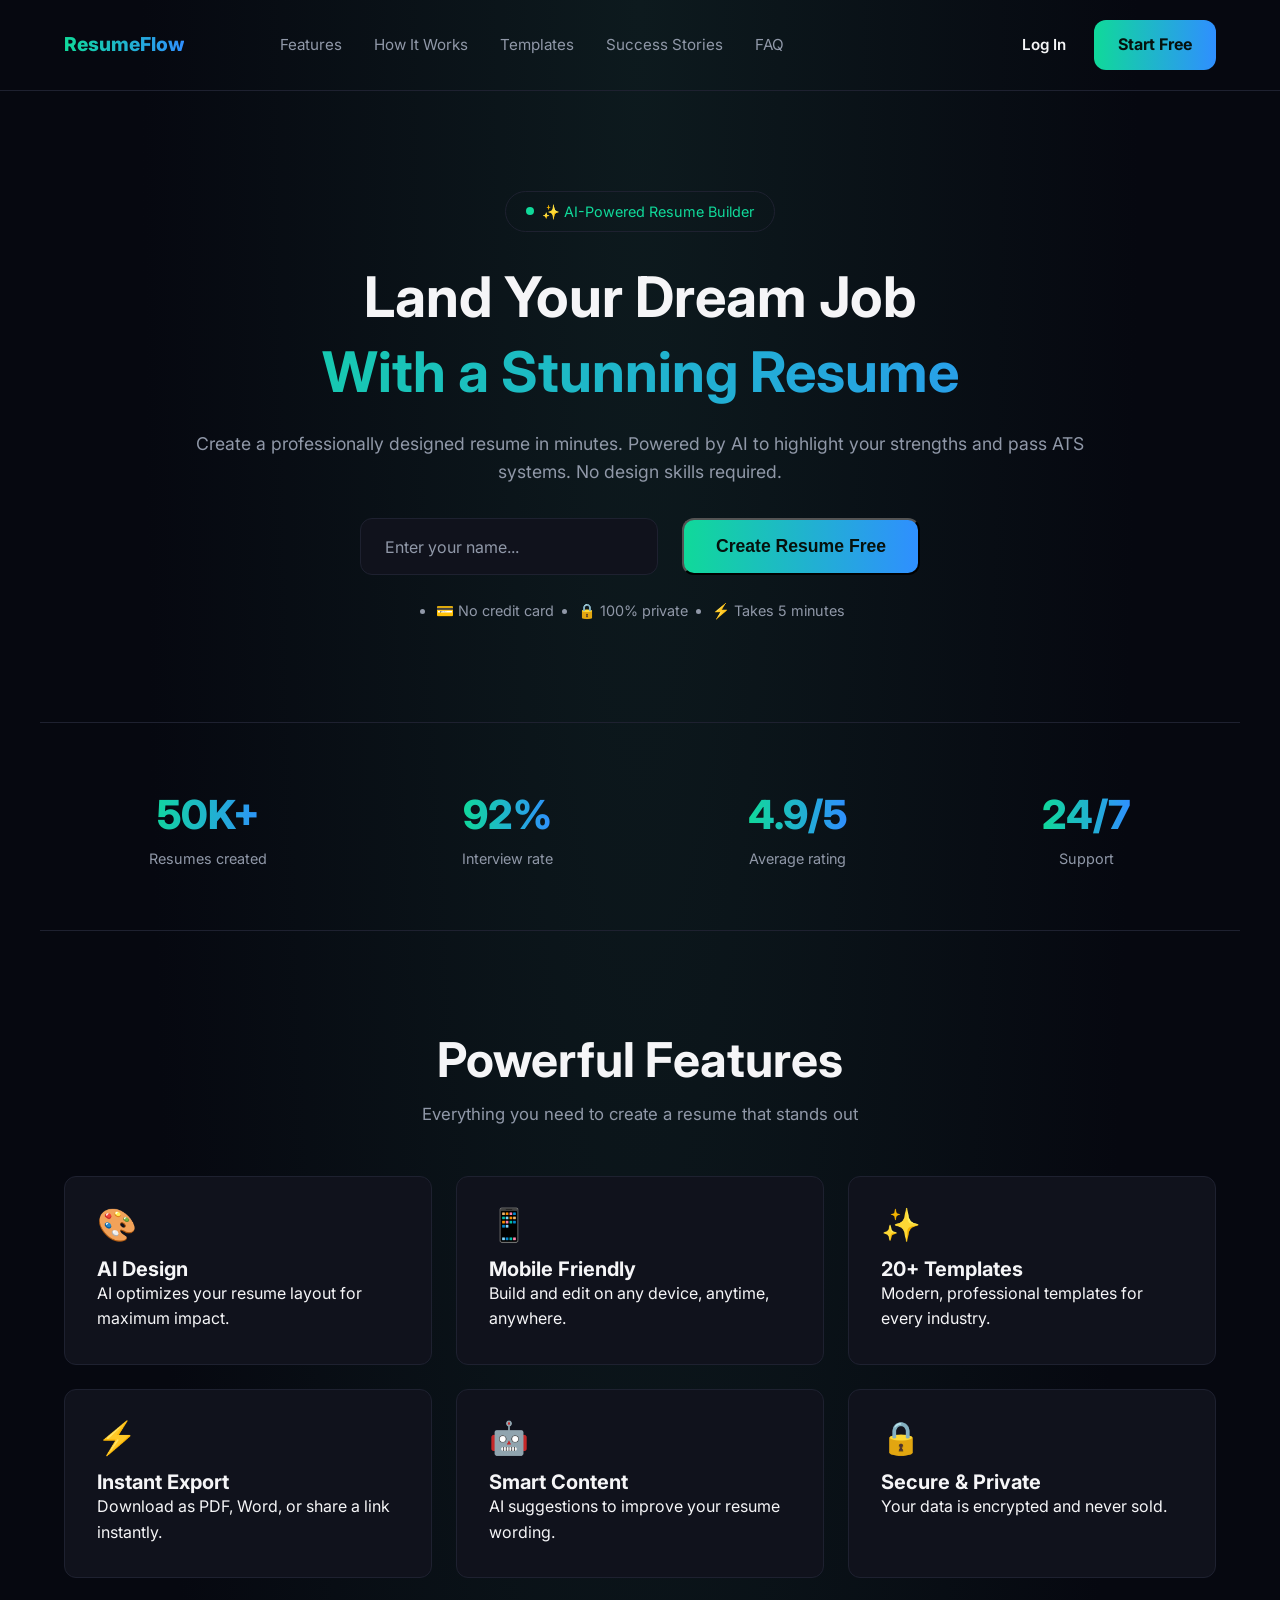
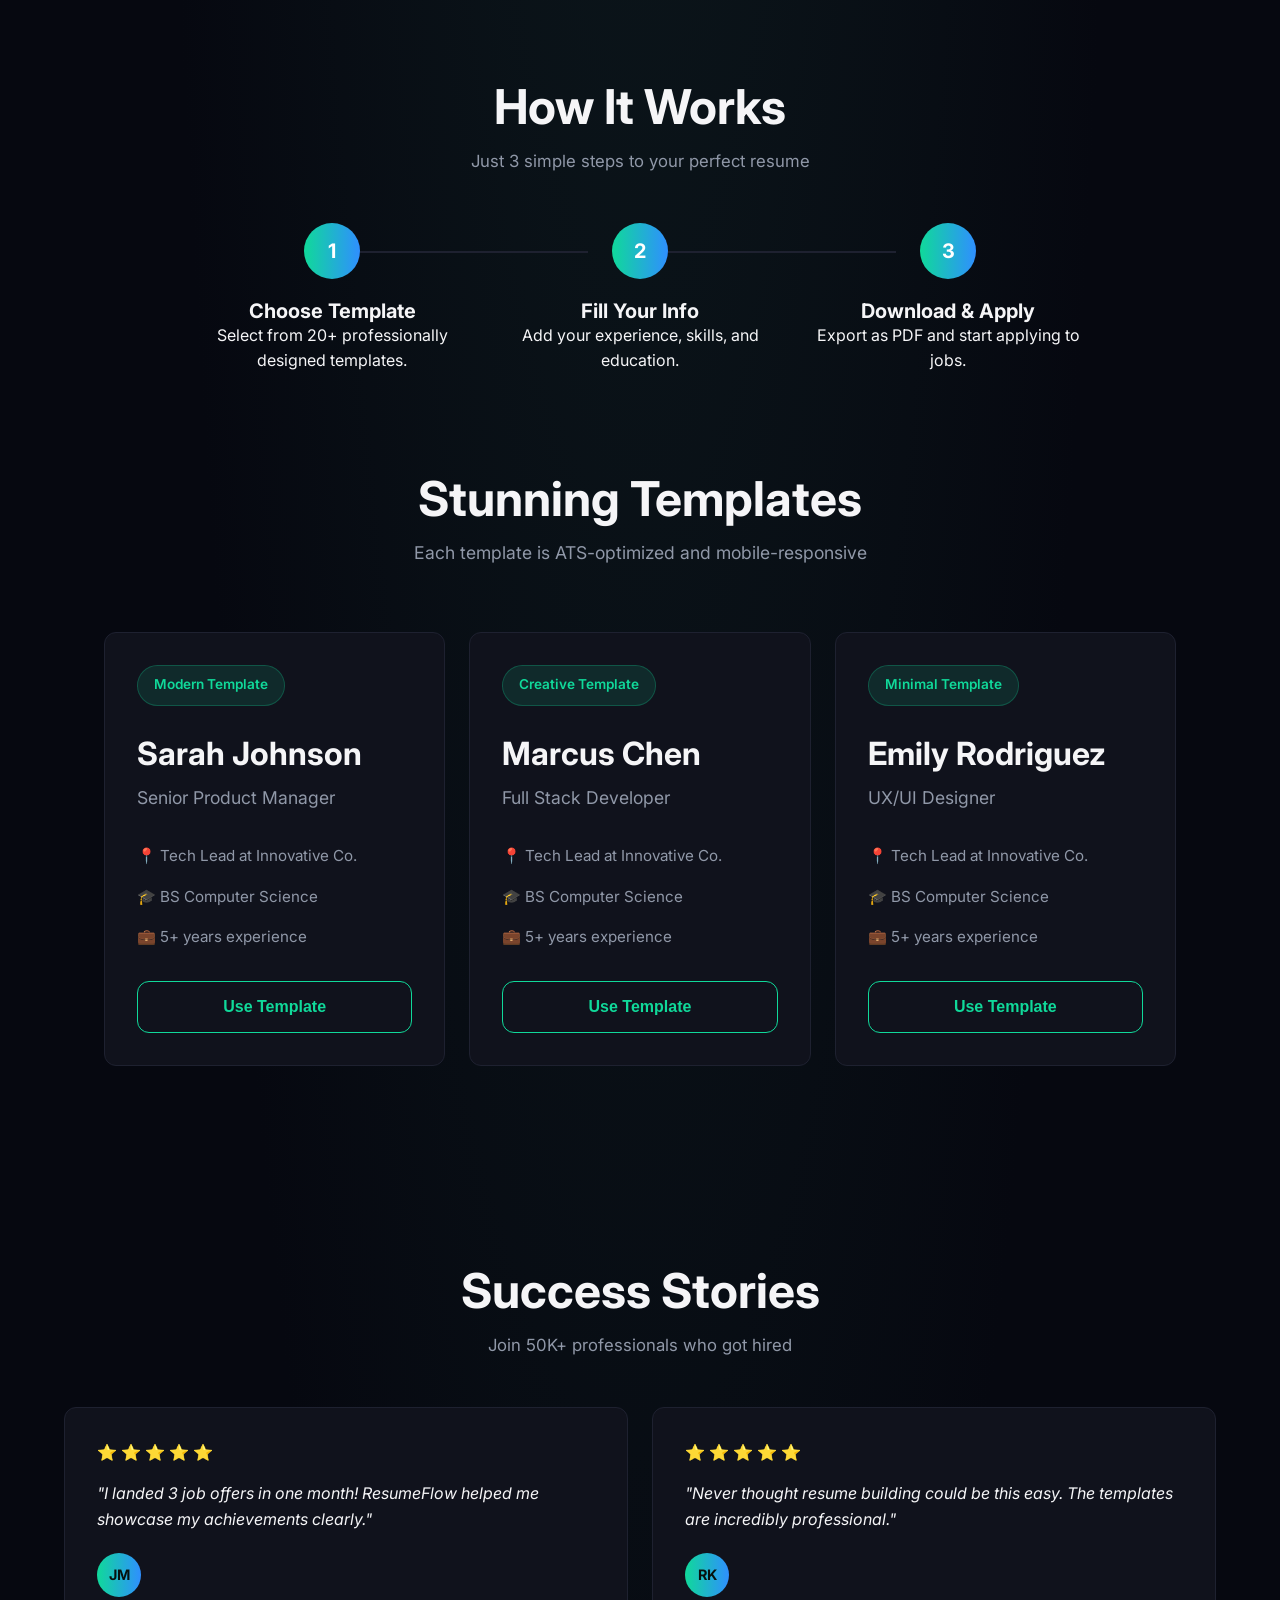
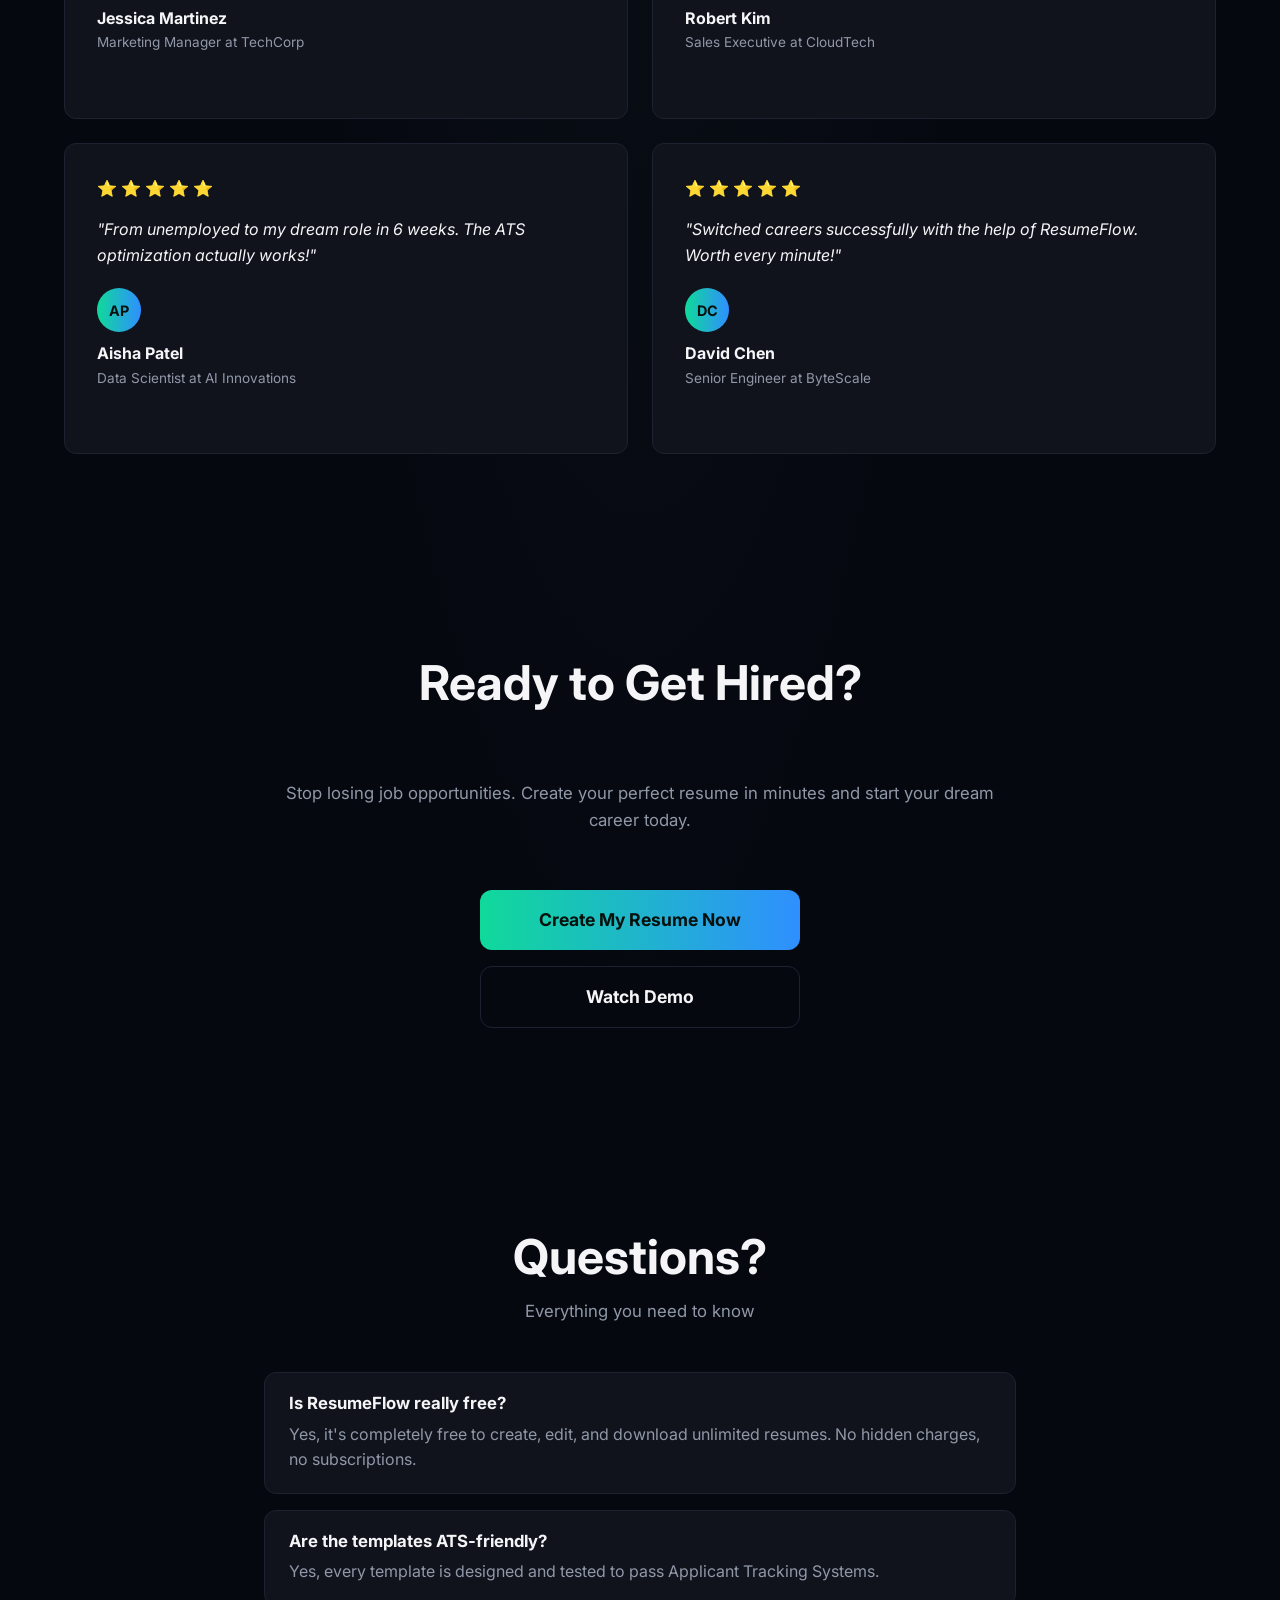
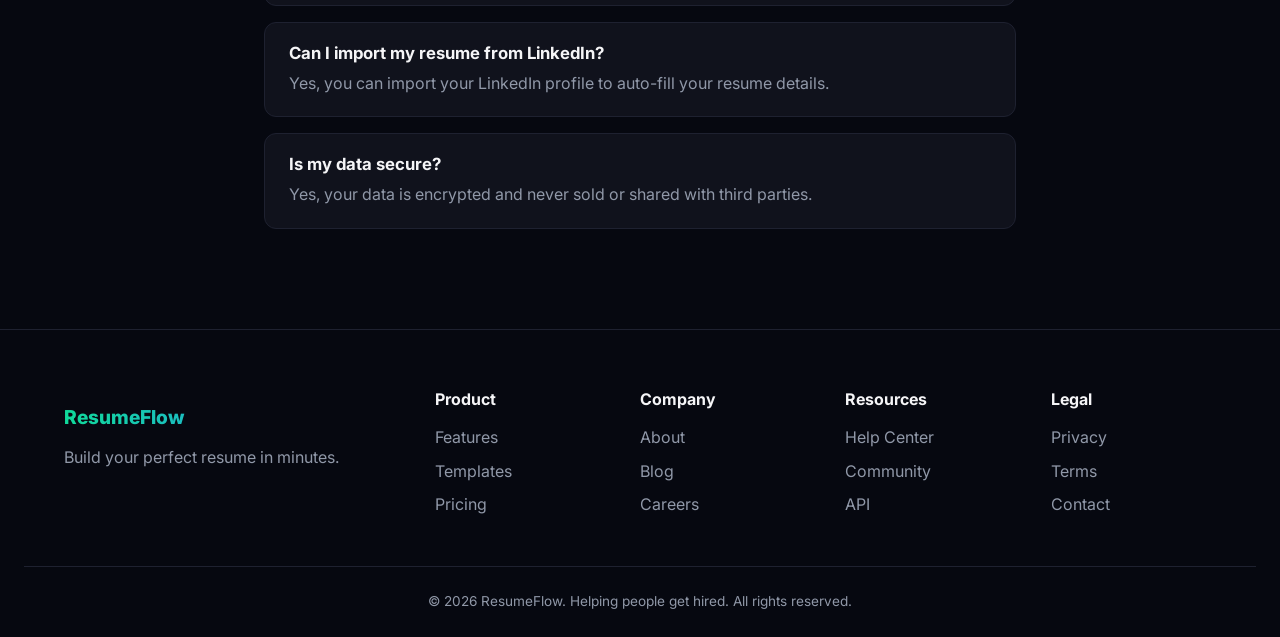
<file: index.html>
<!DOCTYPE html>
<html lang="en">

<head>
    <meta charset="UTF-8" />
    <meta name="viewport" content="width=device-width, initial-scale=1.0" />
    <title>ResumeFlow — Build a resume that gets you hired</title>
    <link rel="preconnect" href="https://fonts.googleapis.com" />
    <link href="https://fonts.googleapis.com/css2?family=Inter:wght@400;500;600;700;800&display=swap"
        rel="stylesheet" />
    <link rel="stylesheet" href="style.css" />
</head>

<body>

    <!--1. NAVIGATION BAR-->
    <header class="navbar">
        <nav class="nav container">
            <p class="logo">ResumeFlow</p>
            <ul class="nav-links">
                <li><a href="#features">Features</a></li>
                <li><a href="#how-it-works">How It Works</a></li>
                <li><a href="#templates">Templates</a></li>
                <li><a href="#testimonials">Success Stories</a></li>
                <li><a href="#faq">FAQ</a></li>
            </ul>
            <a href="login.html" class="btn-nav-text">Log In</a>
            <a href="#" class="btn btn-primary">Start Free</a>
        </nav>
    </header>

    <main>

        <!--2. HERO SECTION-->
        <section class="hero container">
            <p class="hero-badge">
                <span class="badge-dot"></span>
                ✨ AI-Powered Resume Builder
            </p>
            <!--here span is best suitable for first line white and second line gradient -->
            <h1>
                <span class="heading-white">Land Your Dream Job</span>
                <span class="heading-gradient">With a Stunning Resume</span>
            </h1>
            <p class="hero-subtext">
                Create a professionally designed resume in minutes. Powered by AI to
                highlight your strengths and pass ATS systems. No design skills required.
            </p>
            <form class="hero-form">
                <label for="hero-name" class="visually-hidden">Your name</label>
                <input type="text" id="hero-name" placeholder="Enter your name..." />
                <button type="submit" class="btn btn-primary btn-lg">Create Resume Free</button>
            </form>
            <ul class="reassurance">
                <li>💳 No credit card</li>
                <li>🔒 100% private</li>
                <li>⚡ Takes 5 minutes</li>
            </ul>
        </section>

        <!--3. STATS STRIP-->
        <section class="stats container">
            <dl class="stat-item">
                <dt id="stat-resumes">50K+</dt>
                <dd>Resumes created</dd>
            </dl>
            <dl class="stat-item">
                <dt>92%</dt>
                <dd>Interview rate</dd>
            </dl>
            <dl class="stat-item">
                <dt>4.9/5</dt>
                <dd>Average rating</dd>
            </dl>
            <dl class="stat-item">
                <dt>24/7</dt>
                <dd>Support</dd>
            </dl>
        </section>

        <!-- 4. FEATURES SECTION-->
        <section id="features" class="features container">
            <h2>Powerful Features</h2>
            <p class="section-subtext">Everything you need to create a resume that stands out</p>
            <ul class="card-grid">
                <li>
                    <article class="card">
                        <p class="card-icon" aria-hidden="true">🎨</p>
                        <h3>AI Design</h3>
                        <p>AI optimizes your resume layout for maximum impact.</p>
                    </article>
                </li>
                <li>
                    <article class="card">
                        <p class="card-icon" aria-hidden="true">📱</p>
                        <h3>Mobile Friendly</h3>
                        <p>Build and edit on any device, anytime, anywhere.</p>
                    </article>
                </li>
                <li>
                    <article class="card">
                        <p class="card-icon" aria-hidden="true">✨</p>
                        <h3>20+ Templates</h3>
                        <p>Modern, professional templates for every industry.</p>
                    </article>
                </li>
                <li>
                    <article class="card">
                        <p class="card-icon" aria-hidden="true">⚡</p>
                        <h3>Instant Export</h3>
                        <p>Download as PDF, Word, or share a link instantly.</p>
                    </article>
                </li>
                <li>
                    <article class="card">
                        <p class="card-icon" aria-hidden="true">🤖</p>
                        <h3>Smart Content</h3>
                        <p>AI suggestions to improve your resume wording.</p>
                    </article>
                </li>
                <li>
                    <article class="card">
                        <p class="card-icon" aria-hidden="true">🔒</p>
                        <h3>Secure & Private</h3>
                        <p>Your data is encrypted and never sold.</p>
                    </article>
                </li>
            </ul>

        </section>

        <!--HOW IT WORKS SECTION-->
        <section id="how-it-works" class="how-it-works container">
            <h2>How It Works</h2>
            <p class="section-subtext">Just 3 simple steps to your perfect resume</p>
            <ol class="steps-list">
                <li class="step-card">
                    <h3>Choose Template</h3>
                    <p>Select from 20+ professionally designed templates.</p>
                </li>
                <li class="step-card">
                    <h3>Fill Your Info</h3>
                    <p>Add your experience, skills, and education.</p>
                </li>
                <li class="step-card">
                    <h3>Download &amp; Apply</h3>
                    <p>Export as PDF and start applying to jobs.</p>
                </li>
            </ol>
        </section>

        <!--5. TEMPLATES SECTION-->
        <section id="templates" class="templates container">
            <h2>Stunning Templates</h2>
            <p>Each template is ATS-optimized and mobile-responsive</p>

            <ul class="card-grid card-grid-3">

                <li>
                    <article class="template-card">
                        <p class="badge">Modern Template</p>

                        <h3>Sarah Johnson</h3>
                        <p class="role">Senior Product Manager</p>

                        <ul class="details">
                            <li>📍 Tech Lead at Innovative Co.</li>
                            <li>🎓 BS Computer Science</li>
                            <li>💼 5+ years experience</li>
                        </ul>

                        <button type="button">Use Template</button>
                    </article>
                </li>

                <li>
                    <article class="template-card">
                        <p class="badge">Creative Template</p>

                        <h3>Marcus Chen</h3>
                        <p class="role">Full Stack Developer</p>

                        <ul class="details">
                            <li>📍 Tech Lead at Innovative Co.</li>
                            <li>🎓 BS Computer Science</li>
                            <li>💼 5+ years experience</li>
                        </ul>

                        <button type="button">Use Template</button>
                    </article>
                </li>

                <li>
                    <article class="template-card">
                        <p class="badge">Minimal Template</p>

                        <h3>Emily Rodriguez</h3>
                        <p class="role">UX/UI Designer</p>

                        <ul class="details">
                            <li>📍 Tech Lead at Innovative Co.</li>
                            <li>🎓 BS Computer Science</li>
                            <li>💼 5+ years experience</li>
                        </ul>

                        <button type="button">Use Template</button>
                    </article>
                </li>

            </ul>
        </section>

        <!--6. TESTIMONIALS SECTION  -->
        <section id="testimonials" class="testimonials container">
            <h2>Success Stories</h2>
            <p class="section-subtext">Join 50K+ professionals who got hired</p>
            <ul class="card-grid card-grid-2">
                <li>
                    <article class="card testimonial-card">
                        <p class="stars" aria-label="5 out of 5 stars">⭐⭐⭐⭐⭐</p>
                        <p class="quote">"I landed 3 job offers in one month! ResumeFlow helped me showcase my
                            achievements clearly."</p>
                        <p class="avatar" aria-hidden="true">JM</p>
                        <h3>Jessica Martinez</h3>
                        <p class="role">Marketing Manager at TechCorp</p>
                    </article>
                </li>
                <li>
                    <article class="card testimonial-card">
                        <p class="stars" aria-label="5 out of 5 stars">⭐⭐⭐⭐⭐</p>
                        <p class="quote">"Never thought resume building could be this easy. The templates are incredibly
                            professional."</p>
                        <p class="avatar" aria-hidden="true">RK</p>
                        <h3>Robert Kim</h3>
                        <p class="role">Sales Executive at CloudTech</p>
                    </article>
                </li>
                <li>
                    <article class="card testimonial-card">
                        <p class="stars" aria-label="5 out of 5 stars">⭐⭐⭐⭐⭐</p>
                        <p class="quote">"From unemployed to my dream role in 6 weeks. The ATS optimization actually
                            works!"</p>
                        <p class="avatar" aria-hidden="true">AP</p>
                        <h3>Aisha Patel</h3>
                        <p class="role">Data Scientist at AI Innovations</p>
                    </article>
                </li>
                <li>
                    <article class="card testimonial-card">
                        <p class="stars" aria-label="5 out of 5 stars">⭐⭐⭐⭐⭐</p>
                        <p class="quote">"Switched careers successfully with the help of ResumeFlow. Worth every
                            minute!"</p>
                        <p class="avatar" aria-hidden="true">DC</p>
                        <h3>David Chen</h3>
                        <p class="role">Senior Engineer at ByteScale</p>
                    </article>
                </li>
            </ul>
        </section>

        <!-- 7. CALL-TO-ACTION BAND  -->
        <section class="cta-band container">
            <h2>Ready to Get Hired?</h2>
            <p class="section-subtext">Stop losing job opportunities. Create your perfect resume in minutes and start
                your dream career today.</p>
            <a href="#" class="btn btn-primary btn-lg">Create My Resume Now</a>
            <a href="#" class="btn btn-outline btn-lg">Watch Demo</a>
        </section>

        <!--8. FAQ SECTION-->
        <section id="faq" class="faq container">
            <h2>Questions?</h2>
            <p class="section-subtext">Everything you need to know</p>
            <ul class="faq-list">
                <li>
                    <article class="faq-item">
                        <h3>Is ResumeFlow really free?</h3>
                        <p>Yes, it's completely free to create, edit, and download unlimited resumes. No hidden charges,
                            no subscriptions.</p>
                    </article>
                </li>
                <li>
                    <article class="faq-item">
                        <h3>Are the templates ATS-friendly?</h3>
                        <p>Yes, every template is designed and tested to pass Applicant Tracking Systems.</p>
                    </article>
                </li>
                <li>
                    <article class="faq-item">
                        <h3>Can I import my resume from LinkedIn?</h3>
                        <p>Yes, you can import your LinkedIn profile to auto-fill your resume details.</p>
                    </article>
                </li>
                <li>
                    <article class="faq-item">
                        <h3>Is my data secure?</h3>
                        <p>Yes, your data is encrypted and never sold or shared with third parties.</p>
                    </article>
                </li>
            </ul>
        </section>
    </main>

    <!--  9. FOOTER  -->
    <footer class="footer">
        <section class="container footer-grid">
            <section class="footer-brand">
                <p class="logo">ResumeFlow</p>
                <p>Build your perfect resume in minutes.</p>
            </section>
            <nav class="footer-col" aria-label="Product">
                <h4>Product</h4>
                <ul>
                    <li><a href="#features">Features</a></li>
                    <li><a href="#templates">Templates</a></li>
                    <li><a href="#">Pricing</a></li>
                </ul>
            </nav>
            <nav class="footer-col" aria-label="Company">
                <h4>Company</h4>
                <ul>
                    <li><a href="#">About</a></li>
                    <li><a href="#">Blog</a></li>
                    <li><a href="#">Careers</a></li>
                </ul>
            </nav>
            <nav class="footer-col" aria-label="Resources">
                <h4>Resources</h4>
                <ul>
                    <li><a href="#">Help Center</a></li>
                    <li><a href="#">Community</a></li>
                    <li><a href="#">API</a></li>
                </ul>
            </nav>
            <nav class="footer-col" aria-label="Legal">
                <h4>Legal</h4>
                <ul>
                    <li><a href="#">Privacy</a></li>
                    <li><a href="#">Terms</a></li>
                    <li><a href="#">Contact</a></li>
                </ul>
            </nav>
        </section>
        <p class="copyright">© <span id="year"></span> ResumeFlow. Helping people get hired. All rights reserved.</p>
    </footer>

    <script src="script.js"></script>
</body>

</html>
</file>
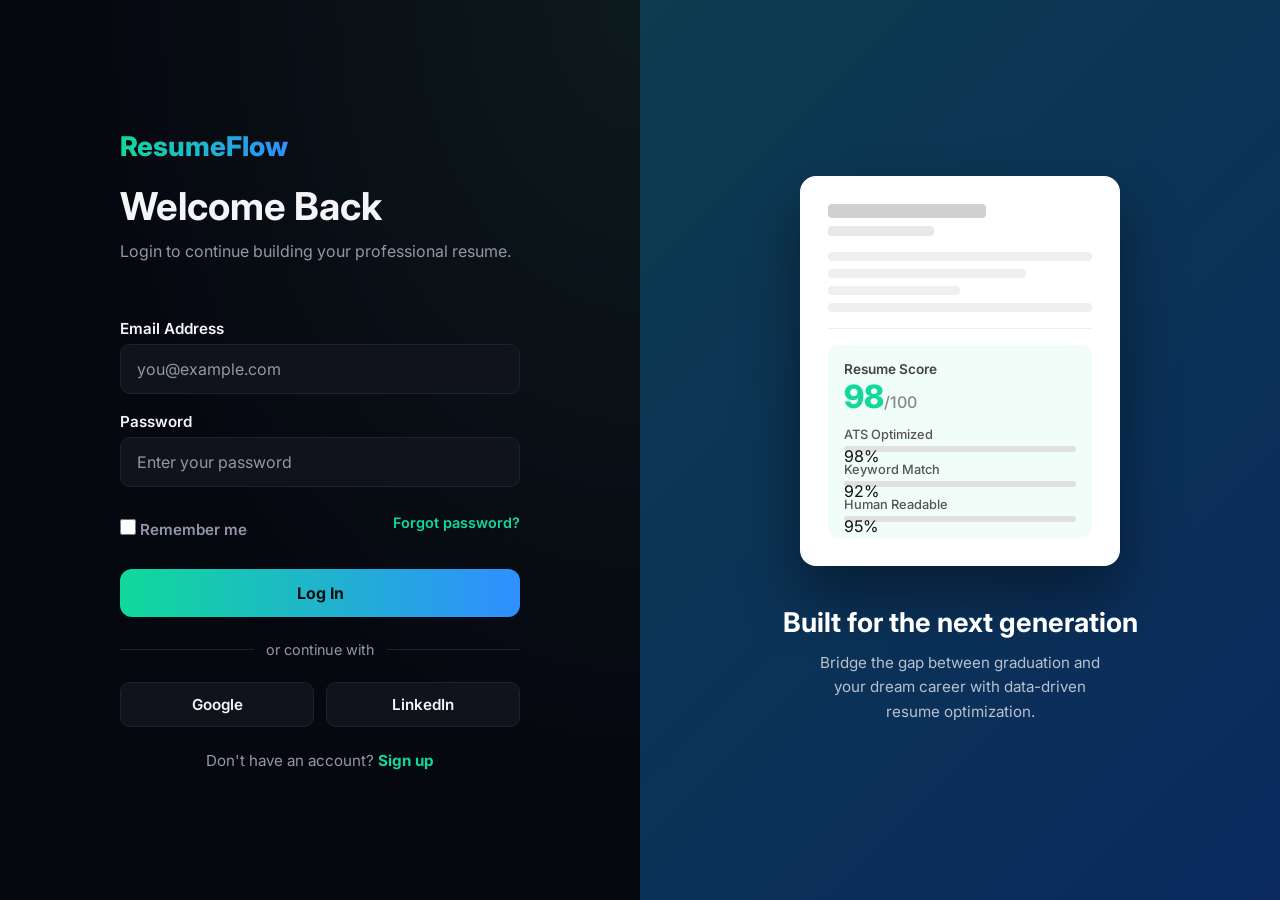
<file: login.html>
<!DOCTYPE html>
<html lang="en">

<head>
    <meta charset="UTF-8">
    <meta name="viewport" content="width=device-width, initial-scale=1.0">
    <title>Login | ResumeFlow</title>
    <link rel="stylesheet" href="auth.css">
    <link rel="preconnect" href="https://fonts.googleapis.com">
    <link rel="preconnect" href="https://fonts.gstatic.com" crossorigin>
    <link href="https://fonts.googleapis.com/css2?family=Inter:wght@400;500;600;700;800&display=swap" rel="stylesheet">
</head>

<body>

    <main class="auth-container">

        <!-- LEFT: FORM -->
        <section class="auth-content">

            <header class="auth-header">
                <a href="index.html" class="logo">ResumeFlow</a>
                <h1>Welcome Back</h1>
                <p>Login to continue building your professional resume.</p>
            </header>

            <form class="auth-form login-form">
                <fieldset>
                    <legend>Login</legend>

                    <label for="email">Email Address</label>
                    <input type="email" id="email" name="email" placeholder="you@example.com" required>

                    <label for="password">Password</label>
                    <input type="password" id="password" name="password" placeholder="Enter your password" required>

                    <div class="form-row">
                        <label class="checkbox-label">
                            <input type="checkbox" id="remember" name="remember">
                            Remember me
                        </label>
                        <a href="#" class="forgot-link">Forgot password?</a>
                    </div>

                    <button type="submit" class="btn btn-primary">Log In</button>
                </fieldset>
            </form>

            <p class="divider"><span>or continue with</span></p>

            <ul class="social-btns">
                <li><button type="button" class="btn-social">Google</button></li>
                <li><button type="button" class="btn-social">LinkedIn</button></li>
            </ul>

            <footer class="auth-footer">
                <p>Don't have an account? <a href="register.html">Sign up</a></p>
            </footer>

        </section>

        <!-- RIGHT: IMAGE PANEL -->
        <section class="auth-image" aria-hidden="true">

            <article class="resume-mockup">
                <header class="mockup-header">
                    <span class="mockup-name-bar"></span>
                    <span class="mockup-role-bar"></span>
                </header>
                <ul class="mockup-lines">
                    <li class="line long"></li>
                    <li class="line medium"></li>
                    <li class="line short"></li>
                    <li class="line long"></li>
                </ul>
                <section class="score-card">
                    <h3>Resume Score</h3>
                    <p class="score-number">98<span>/100</span></p>
                    <ul class="score-checks">
                        <li>
                            <span>ATS Optimized</span>
                            <meter min="0" max="100" value="98" title="ATS Score">98%</meter>
                        </li>
                        <li>
                            <span>Keyword Match</span>
                            <meter min="0" max="100" value="92" title="Keyword Score">92%</meter>
                        </li>
                        <li>
                            <span>Human Readable</span>
                            <meter min="0" max="100" value="95" title="Readability Score">95%</meter>
                        </li>
                    </ul>
                </section>
            </article>

            <section class="image-text">
                <h2>Built for the next generation</h2>
                <p>Bridge the gap between graduation and your dream career with data-driven resume optimization.</p>
            </section>

        </section>

    </main>

    <script src="auth.js"></script>

</body>

</html>
</file>
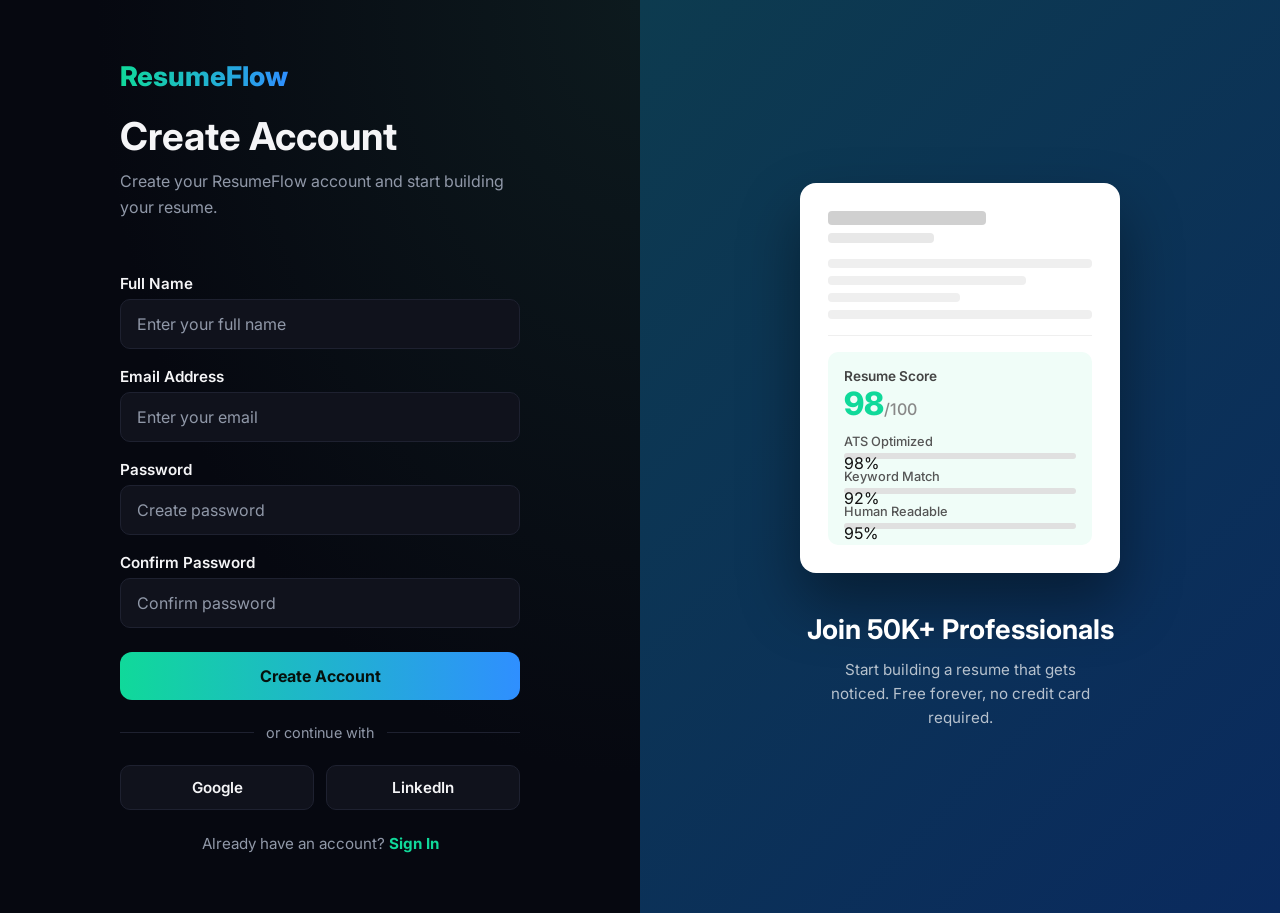
<file: register.html>
<!DOCTYPE html>
<html lang="en">

<head>
    <meta charset="UTF-8">
    <meta name="viewport" content="width=device-width, initial-scale=1.0">
    <title>Register | ResumeFlow</title>
    <link rel="stylesheet" href="auth.css">
    <link rel="preconnect" href="https://fonts.googleapis.com">
    <link rel="preconnect" href="https://fonts.gstatic.com" crossorigin>
    <link href="https://fonts.googleapis.com/css2?family=Inter:wght@400;500;600;700;800&display=swap" rel="stylesheet">
</head>

<body>

    <main class="auth-container">

        <!-- LEFT: FORM -->
        <section class="auth-content">

            <header class="auth-header">
                <a href="index.html" class="logo">ResumeFlow</a>
                <h1>Create Account</h1>
                <p>Create your ResumeFlow account and start building your resume.</p>
            </header>

            <form class="auth-form register-form">
                <fieldset>
                    <legend>Register</legend>

                    <label for="name">Full Name</label>
                    <input type="text" id="name" name="name" placeholder="Enter your full name" required>

                    <label for="email">Email Address</label>
                    <input type="email" id="email" name="email" placeholder="Enter your email" required>

                    <label for="password">Password</label>
                    <input type="password" id="password" name="password" placeholder="Create password" required>

                    <label for="confirm-password">Confirm Password</label>
                    <input type="password" id="confirm-password" name="confirm-password" placeholder="Confirm password"
                        required>

                    <button type="submit" class="btn btn-primary">Create Account</button>
                </fieldset>
            </form>

            <p class="divider"><span>or continue with</span></p>

            <ul class="social-btns">
                <li><button type="button" class="btn-social">Google</button></li>
                <li><button type="button" class="btn-social">LinkedIn</button></li>
            </ul>

            <footer class="auth-footer">
                <p>Already have an account? <a href="login.html">Sign In</a></p>
            </footer>

        </section>

        <!-- RIGHT: IMAGE PANEL -->
        <section class="auth-image" aria-hidden="true">

            <article class="resume-mockup">
                <header class="mockup-header">
                    <span class="mockup-name-bar"></span>
                    <span class="mockup-role-bar"></span>
                </header>
                <ul class="mockup-lines">
                    <li class="line long"></li>
                    <li class="line medium"></li>
                    <li class="line short"></li>
                    <li class="line long"></li>
                </ul>
                <section class="score-card">
                    <h3>Resume Score</h3>
                    <p class="score-number">98<span>/100</span></p>
                    <ul class="score-checks">
                        <li>
                            <span>ATS Optimized</span>
                            <meter min="0" max="100" value="98" title="ATS Score">98%</meter>
                        </li>
                        <li>
                            <span>Keyword Match</span>
                            <meter min="0" max="100" value="92" title="Keyword Score">92%</meter>
                        </li>
                        <li>
                            <span>Human Readable</span>
                            <meter min="0" max="100" value="95" title="Readability Score">95%</meter>
                        </li>
                    </ul>
                </section>
            </article>

            <section class="image-text">
                <h2>Join 50K+ Professionals</h2>
                <p>Start building a resume that gets noticed. Free forever, no credit card required.</p>
            </section>

        </section>

    </main>

    <script src="auth.js"></script>

</body>

</html>
</file>
<file: style.css>
/*setting margin and padding to null so browser already setted valued reset*/


* {
    margin: 0;
    padding: 0;
    box-sizing: border-box;
}

:root {
    --bg-color: #121212;
    --surface-color: #10121c;
    --text-color: #f5f5f7;
    --text-muted: #9098a8;
    --accent-green: #10d99a;
    --accent-blue: #2f8fff;
    --accent-gradient: linear-gradient(90deg, var(--accent-green), var(--accent-blue));
    --border-color: #1e2130;
    --radius: 12px;
    --max-width: 1200px;
    --font-family: 'Inter', sans-serif;
}


body {
    font-family: var(--font-family);
    background: radial-gradient(ellipse at top, #0d1a1e 0%, #060810 55%);
    background-color: var(--bg-color);
    color: var(--text-color);
    line-height: 1.6;
}

.container {
    max-width: var(--max-width);
    margin: 0 auto;
    padding: 0 24px;
}

h1,
h2,
h3,
h4 {
    font-weight: 700;
    line-height: 1.2;
}

h1 {
    font-size: 4rem;
}

h2 {
    font-size: 3rem;
    margin-bottom: 12px;
    text-align: center;
}

.section-subtext {
    text-align: center;
    color: var(--text-muted);
    font-size: 1.05rem;
    margin-bottom: 48px;
}

h3 {
    font-size: 1.25rem;
}

a {
    color: inherit;
    text-decoration: none;
}

/* 2. BUTTONS */
.btn {
    display: inline-block;
    padding: 12px 24px;
    border-radius: 12px;
    font-weight: 600;
    transition: background-color 0.2s ease;
}

.btn-primary {
    background: var(--accent-gradient);
    color: #06110d;
    font-weight: 700;
}

.btn-primary:hover {
    filter: brightness(1.04);
    box-shadow: 0 8px 20px rgba(53, 230, 174, 0.35);
    transform: translateY(-2px);



}

.btn-lg {
    padding: 16px 32px;
    font-size: 1.1rem;
}

.btn-outline {
    background: transparent;
    color: var(--text-color);
    border: 1px solid var(--border-color);
    font-weight: 700;
}

.btn-outline:hover {
    border-color: var(--accent-green);
}

/* 3. NAVBAR*/
.navbar {
    border-bottom: 1px solid var(--border-color);
    padding: 20px 0;
}

.nav {
    display: flex;
    align-items: center;
    justify-content: space-between;
    flex-wrap: wrap;
    gap: 16px;
}

.logo {
    font-weight: 800;
    font-size: 1.4rem;
    background: var(--accent-gradient);
    -webkit-background-clip: text;
    background-clip: text;
    color: transparent;
}

.nav-links {
    display: flex;
    list-style: none;
    gap: 32px;
    margin-left: 80px;
    margin-right: auto;
}

.nav-links a {
    color: var(--text-muted);
    font-size: 0.95rem;
}

.nav-links a:hover {
    color: var(--accent-green);
}

.nav {
    display: flex;
    align-items: center;
}


.nav>.btn {
    margin-left: 12px;
}

.btn-nav-text {
    color: var(--text-color);
    text-decoration: none;
    font-weight: 600;
    font-size: 0.95rem;
    margin-left: 12px;
}

.btn-nav-text:hover {
    color: var(--accent-green);
}

/* 4.HERO */
.hero {
    text-align: center;
    padding: 100px 24px;
}

.hero-badge {
    display: inline-flex;
    align-items: center;
    gap: 8px;
    padding: 8px 20px;
    border: 1px solid var(--border-color);
    border-radius: 999px;
    color: var(--accent-green);
    font-size: 0.9rem;
    margin-bottom: 32px;
}

.badge-dot {
    width: 8px;
    height: 8px;
    border-radius: 50%;
    background-color: var(--accent-green);
    display: inline-block;
}

.hero h1 {
    display: flex;
    flex-direction: column;
    gap: 8px;
    font-size: 3.5rem;
}

.heading-white {
    color: var(--text-color);
}

.heading-gradient {
    background: var(--accent-gradient);
    -webkit-background-clip: text;
    background-clip: text;
    color: transparent;
}

.hero-subtext {
    max-width: 900px;
    margin: 24px auto;
    color: var(--text-muted);
    font-size: 1.1rem;
}

.hero-form {
    display: flex;
    justify-content: center;
    gap: 24px;
    flex-wrap: wrap;
    margin-top: 32px;
}

.hero-form input {
    background-color: var(--surface-color);
    border: 1px solid var(--border-color);
    border-radius: 12px;
    padding: 14px 24px;
    color: var(--text-color);
    font-family: var(--font-family);
    font-size: 1rem;
    min-width: 260px;
}

.hero-form input::placeholder {
    color: var(--text-muted);
}

.visually-hidden {
    position: absolute;
    width: 1px;
    height: 1px;
    overflow: hidden;
    clip: rect(0, 0, 0, 0);
    white-space: nowrap;
}

.reassurance {
    margin-top: 24px;
    display: flex;
    justify-content: center;
    gap: 24px;
    flex-wrap: wrap;
    color: var(--text-muted);
    font-size: 0.9rem;
}

/*5. STATS STRIP*/

.stats {
    display: flex;
    flex-wrap: wrap;
    justify-content: space-around;
    gap: 24px;
    padding: 60px 24px;
    border-top: 1px solid var(--border-color);
    border-bottom: 1px solid var(--border-color);
}

.stat-item {
    margin: 0;
    padding: 0;
    text-align: center;
}

.stat-item dt {
    display: block;
    font-size: 2.5rem;
    font-weight: 800;
    margin: 0;
    background: var(--accent-gradient);
    -webkit-background-clip: text;
    background-clip: text;
    color: transparent;
}

.stat-item dd {
    margin: 0;
    color: var(--text-muted);
    font-size: 0.9rem;
}




.steps-list {
    list-style: none;
    counter-reset: step;
    display: flex;
    justify-content: space-between;
    gap: 24px;
    max-width: 900px;
    margin: 0 auto;
}

.step-card {
    counter-increment: step;
    position: relative;
    flex: 1;
    text-align: center;
    padding-top: 76px;
}

.step-card::before {
    content: counter(step);
    position: absolute;
    top: 0;
    left: 50%;
    transform: translateX(-50%);
    display: flex;
    align-items: center;
    justify-content: center;
    width: 56px;
    height: 56px;
    border-radius: 50%;
    background: var(--accent-gradient);
    color: #fff;
    font-weight: 700;
    font-size: 1.25rem;
    z-index: 2;
}

.step-card:not(:last-child)::after {
    content: "";
    position: absolute;
    top: 28px;
    left: calc(50% + 28px);
    width: calc(100% - 56px);
    height: 2px;
    background-color: var(--border-color);
    z-index: 1;
}

/*  6. CARDS (shared by features / templates / testimonials)*/
.card-grid {
    list-style: none;
    margin: 0;
    padding: 0;
    display: grid;
    grid-template-columns: repeat(3, 1fr);
    grid-auto-rows: 1fr;
    gap: 24px;
}

.card-grid-3 {
    grid-template-columns: repeat(3, 1fr);
}

.card-grid-2 {
    grid-template-columns: repeat(2, 1fr);
    width: 100%;
}


.card {
    display: flex;
    flex-direction: column;
    height: 100%;
    background-color: var(--surface-color);
    border: 1px solid var(--border-color);
    border-radius: var(--radius);
    padding: 32px;
}

.features,
.templates,
.testimonials,
.faq,
.cta-band {
    padding: 100px 24px;
}

.card-icon {
    font-size: 2rem;
    line-height: 1;
    margin-bottom: 16px;
}

.card:hover {
    filter: brightness(1.04);
    box-shadow: 0 8px 20px rgba(53, 230, 174, 0.35);
    transform: translateY(-2px);

}

/* 
   7. TEMPLATES */


#templates {
    padding: 6rem 5%;


    text-align: center;
}



#templates>p {
    color: var(--text-muted);
    font-size: 1.1rem;
    margin-bottom: 4rem;
}

.template-card {
    background: var(--surface-color);
    border: 1px solid var(--border-color);
    border-radius: var(--radius);
    padding: 2rem;
    text-align: left;
    transition: .35s ease;
}

.template-card:hover {
    transform: translateY(-8px);
    border-color: var(--accent-green);
    box-shadow: 0 15px 35px rgba(0, 0, 0, .35);
}

/*  Badge  */

.badge {
    display: inline-block;
    padding: .55rem 1rem;
    background: rgba(16, 217, 154, .12);
    color: var(--accent-green);
    border: 1px solid rgba(16, 217, 154, .25);
    border-radius: 50px;
    font-size: .85rem;
    font-weight: 600;
    margin-bottom: 1.8rem;
}

/*  Text */

.template-card h3 {
    color: var(--text-color);
    font-size: 2rem;
    margin-bottom: .7rem;
}

.role {
    color: var(--text-muted);
    margin-bottom: 2rem;
    font-size: 1.1rem;
}

/* Details */

.details {
    list-style: none;
    padding: 0;
    margin: 0 0 2rem;
}

.details li {
    color: var(--text-muted);
    margin-bottom: 1rem;
    font-size: .95rem;
}

/*  Button */

.template-card button {
    width: 100%;
    padding: 1rem;
    border: 1px solid var(--accent-green);
    border-radius: var(--radius);
    background: transparent;
    color: var(--accent-green);
    font-size: 1rem;
    font-weight: 600;
    cursor: pointer;
    transition: .3s;
}

.template-card button:hover {
    background: var(--accent-gradient);
    color: var(--bg-color);
    border-color: transparent;
}

/* 9. Testomonials */

.stars {
    color: #facc15;
    margin-bottom: 16px;
    letter-spacing: 4px;
}

.testimonial-card .quote {
    font-style: italic;
    color: var(--text-color);
    margin-bottom: 20px;
}

.avatar {
    width: 44px;
    height: 44px;
    border-radius: 50%;
    display: flex;
    align-items: center;
    justify-content: center;
    background: var(--accent-gradient);
    color: #06110d;
    font-weight: 700;
    font-size: 0.9rem;
    margin-top: auto;
    margin-bottom: 12px;
}

.testimonial-card h3 {
    font-size: 1rem;
    margin-bottom: 4px;
}

.testimonial-card .role {
    color: var(--text-muted);
    font-size: 0.85rem;
}

.testimonial-card {
    min-width: 0;
}

/* 9. CTA-BAND*/

.cta-band {
    text-align: center;
}

.cta-band .section-subtext {
    max-width: 500px;
}

.cta-band .btn {
    margin: 0 6px;
}

.cta-band .section-subtext {
    max-width: 789px;
    margin: 40px auto;
    padding: 0 30px;

}

/*10.FAQ*/

.faq {
    max-width: 800px;
    margin: 0 auto;
    padding: 100px 24px;
}

.faq-list {
    list-style: none;
    margin: 0;
    padding: 0;
    display: flex;
    flex-direction: column;
    gap: 16px;
}

.faq-item {
    border: 1px solid var(--border-color);
    border-radius: var(--radius);
    padding: 20px 24px;
    background-color: var(--surface-color);
    transition: border-color 0.25s ease, box-shadow 0.25s ease;
}

.faq-item:hover {
    border-color: var(--accent-green);
    box-shadow: 0 0 24px rgba(16, 217, 154, 0.15);
}

.faq-item h3 {
    font-size: 1.05rem;
    margin-bottom: 8px;
}

.faq-item p {
    color: var(--text-muted);
}


/* 11.FOOTER */
.footer {
    border-top: 1px solid var(--border-color);
    padding: 60px 24px 24px;
}

.footer-grid {
    display: grid;
    grid-template-columns: 2fr 1fr 1fr 1fr 1fr;
    gap: 40px;
    margin-bottom: 40px;
}

.footer-brand p {
    color: var(--text-muted);
    margin-top: 12px;
}

.footer-col h4 {
    margin-bottom: 16px;
    font-size: 1rem;
}

.footer-col ul {
    list-style: none;
    margin: 0;
    padding: 0;
}

.footer-col li {
    margin-bottom: 8px;
    color: var(--text-muted);
}

.copyright {
    text-align: center;
    color: var(--text-muted);
    font-size: 0.85rem;
    border-top: 1px solid var(--border-color);
    padding-top: 24px;
}

.logo {
    font-size: 1.2rem;
    font-weight: 800;
    background: linear-gradient(90deg, #10d99a, #2f8fff);
    -webkit-background-clip: text;
    -webkit-text-fill-color: transparent;
    background-clip: text;

}

/* 12. FOR RESPONSIVE*/
@media (max-width: 768px) {
    .hero h1 {
        font-size: 2rem;
    }

    h2 {
        font-size: 1.75rem;
    }

    .nav-links {
        display: none;
    }

    .card-grid,
    .card-grid-3,
    .card-grid-2 {
        grid-template-columns: 1fr;
    }

    .footer-grid {
        grid-template-columns: 1fr;
    }

    .hero {
        padding: 60px 24px;
    }

    .hero-badge {
        flex-wrap: wrap;
        max-width: 90%;
        text-align: center;
    }

    .hero-form {
        flex-direction: column;
        align-items: center;
    }

    .hero-form input {
        width: 100%;
        max-width: 320px;
    }

    .steps-list {
        flex-direction: column;
        align-items: center;
        gap: 48px;
    }

    .step-card:not(:last-child)::after {
        display: none;
    }
}


.cta-band {
    display: flex;
    flex-direction: column;
    align-items: center;
    gap: 16px;

}

.cta-band .btn {
    width: 100%;
    max-width: 320px;
    margin: 0;
}
</file>
<file: auth.css>
/* ===========================
   RESET
=========================== */

* {
    margin: 0;
    padding: 0;
    box-sizing: border-box;
}

/* ===========================
   ROOT
=========================== */

:root {
    --bg-color: #121212;
    --surface-color: #10121c;
    --text-color: #f5f5f7;
    --text-muted: #9098a8;
    --accent-green: #10d99a;
    --accent-blue: #2f8fff;
    --accent-gradient: linear-gradient(90deg, var(--accent-green), var(--accent-blue));
    --border-color: #1e2130;
    --radius: 12px;
    --font-family: "Inter", sans-serif;
}

/* ===========================
   BODY
=========================== */

body {
    font-family: var(--font-family);
    background: radial-gradient(ellipse at top, #0d1a1e 0%, #060810 60%);
    color: var(--text-color);
    min-height: 100vh;
}

/* ===========================
   TWO COLUMN LAYOUT
=========================== */

.auth-container {
    display: grid;
    grid-template-columns: 1fr 1fr;
    min-height: 100vh;
}

/* ===========================
   LEFT — FORM SIDE
=========================== */

.auth-content {
    display: flex;
    flex-direction: column;
    justify-content: center;
    align-items: center;
    padding: 60px 40px;
}

.auth-header,
.auth-form,
.divider,
.social-btns,
.auth-footer {
    width: 100%;
    max-width: 400px;
}

/* ===========================
   HEADER
=========================== */

.auth-header {
    margin-bottom: 36px;
}

.logo {
    display: inline-block;
    margin-bottom: 20px;
    text-decoration: none;
    font-size: 1.7rem;
    font-weight: 800;
    background: var(--accent-gradient);
    -webkit-background-clip: text;
    background-clip: text;
    color: transparent;
}

.auth-header h1 {
    font-size: 2.4rem;
    margin-bottom: 10px;
    line-height: 1.2;
}

.auth-header p {
    color: var(--text-muted);
    line-height: 1.6;
}

/* ===========================
   FORM
=========================== */

.auth-form fieldset {
    border: none;
}

.auth-form legend {
    display: none;
}

.auth-form label {
    display: block;
    margin-top: 18px;
    margin-bottom: 6px;
    font-weight: 600;
    font-size: 0.95rem;
}

.auth-form input[type="email"],
.auth-form input[type="password"],
.auth-form input[type="text"] {
    width: 100%;
    padding: 14px 16px;
    border-radius: 10px;
    border: 1px solid var(--border-color);
    background: var(--surface-color);
    color: var(--text-color);
    font-size: 1rem;
    font-family: var(--font-family);
    outline: none;
    transition: border-color 0.3s, box-shadow 0.3s;
}

.auth-form input::placeholder {
    color: var(--text-muted);
}

.auth-form input:focus {
    border-color: var(--accent-green);
    box-shadow: 0 0 0 3px rgba(16, 217, 154, 0.12);
}

/* ===========================
   REMEMBER ME + FORGOT ROW
=========================== */

.form-row {
    display: flex;
    justify-content: space-between;
    align-items: center;
    margin-top: 14px;
}

.checkbox-label {
    display: flex;
    align-items: center;
    gap: 8px;
    color: var(--text-muted);
    font-size: 0.9rem;
    cursor: pointer;
    font-weight: 400;
    margin-top: 0;
}

.checkbox-label input[type="checkbox"] {
    width: 16px;
    height: 16px;
    accent-color: var(--accent-green);
    cursor: pointer;
}

.forgot-link {
    color: var(--accent-green);
    text-decoration: none;
    font-size: 0.9rem;
    font-weight: 600;
}

.forgot-link:hover {
    color: var(--accent-blue);
}

/* ===========================
   SUBMIT BUTTON
=========================== */

.btn {
    display: inline-block;
    padding: 14px;
    border-radius: var(--radius);
    font-weight: 700;
    font-size: 1rem;
    font-family: var(--font-family);
    cursor: pointer;
    border: none;
    transition: transform 0.3s, box-shadow 0.3s;
}

.btn-primary {
    width: 100%;
    margin-top: 24px;
    background: var(--accent-gradient);
    color: #06110d;
}

.btn-primary:hover {
    transform: translateY(-2px);
    box-shadow: 0 10px 25px rgba(16, 217, 154, 0.3);
}

/* ===========================
   DIVIDER
=========================== */

.divider {
    display: flex;
    align-items: center;
    gap: 12px;
    margin: 24px 0;
    color: var(--text-muted);
    font-size: 0.9rem;
    list-style: none;
}

.divider::before,
.divider::after {
    content: '';
    flex: 1;
    height: 1px;
    background: var(--border-color);
}

/* ===========================
   SOCIAL BUTTONS
=========================== */

.social-btns {
    display: grid;
    grid-template-columns: 1fr 1fr;
    gap: 12px;
    list-style: none;
}

.btn-social {
    width: 100%;
    padding: 12px;
    border: 1px solid var(--border-color);
    border-radius: 10px;
    background: var(--surface-color);
    color: var(--text-color);
    font-size: 0.95rem;
    font-weight: 600;
    font-family: var(--font-family);
    cursor: pointer;
    transition: border-color 0.3s, box-shadow 0.3s;
}

.btn-social:hover {
    border-color: var(--accent-green);
    box-shadow: 0 0 12px rgba(16, 217, 154, 0.15);
}

/* ===========================
   FOOTER
=========================== */

.auth-footer {
    margin-top: 24px;
    text-align: center;
}

.auth-footer p {
    color: var(--text-muted);
    font-size: 0.95rem;
}

.auth-footer a {
    color: var(--accent-green);
    text-decoration: none;
    font-weight: 700;
}

.auth-footer a:hover {
    color: var(--accent-blue);
}

/* ===========================
   RIGHT — IMAGE PANEL
=========================== */

.auth-image {
    background: linear-gradient(135deg, #0d3b4f 0%, #0a2a5e 100%);
    display: flex;
    flex-direction: column;
    align-items: center;
    justify-content: center;
    padding: 60px 50px;
    gap: 40px;
}

/* ===========================
   RESUME MOCKUP CARD
=========================== */

.resume-mockup {
    background: #fff;
    border-radius: 16px;
    padding: 28px;
    width: 100%;
    max-width: 320px;
    box-shadow: 0 30px 60px rgba(0, 0, 0, 0.4);
    color: #111;
}

.mockup-header {
    margin-bottom: 16px;
    display: flex;
    flex-direction: column;
    gap: 8px;
}

.mockup-name-bar {
    display: block;
    height: 14px;
    width: 60%;
    background: #d0d0d0;
    border-radius: 4px;
}

.mockup-role-bar {
    display: block;
    height: 10px;
    width: 40%;
    background: #e8e8e8;
    border-radius: 4px;
}

.mockup-lines {
    list-style: none;
    display: flex;
    flex-direction: column;
    gap: 8px;
    padding-bottom: 16px;
    border-bottom: 1px solid #efefef;
    margin-bottom: 16px;
}

.line {
    display: block;
    height: 9px;
    background: #efefef;
    border-radius: 4px;
}

.line.long { width: 100%; }
.line.medium { width: 75%; }
.line.short { width: 50%; }

/* ===========================
   SCORE CARD (inside mockup)
=========================== */

.score-card {
    background: #f0fdf8;
    border-radius: 10px;
    padding: 16px;
}

.score-card h3 {
    font-size: 0.85rem;
    color: #444;
    margin-bottom: 4px;
    font-weight: 600;
}

.score-number {
    font-size: 2rem;
    font-weight: 800;
    color: #10d99a;
    margin-bottom: 14px;
    line-height: 1;
}

.score-number span {
    font-size: 1rem;
    color: #888;
    font-weight: 500;
}

.score-checks {
    list-style: none;
    display: flex;
    flex-direction: column;
    gap: 10px;
}

.score-checks li {
    display: flex;
    flex-direction: column;
    gap: 4px;
}

.score-checks li span {
    font-size: 0.8rem;
    color: #555;
    font-weight: 500;
}

.score-checks meter {
    width: 100%;
    height: 6px;
    border-radius: 4px;
    appearance: none;
    -webkit-appearance: none;
    border: none;
    background: #e0e0e0;
}

.score-checks meter::-webkit-meter-optimum-value {
    background: linear-gradient(90deg, #10d99a, #2f8fff);
    border-radius: 4px;
}

.score-checks meter::-moz-meter-bar {
    background: linear-gradient(90deg, #10d99a, #2f8fff);
    border-radius: 4px;
}

/* ===========================
   RIGHT SIDE TEXT
=========================== */

.image-text {
    text-align: center;
}

.image-text h2 {
    font-size: 1.7rem;
    color: #fff;
    margin-bottom: 12px;
}

.image-text p {
    color: rgba(255, 255, 255, 0.7);
    font-size: 0.95rem;
    max-width: 280px;
    margin: 0 auto;
    line-height: 1.6;
}

/* ===========================
   RESPONSIVE
=========================== */

@media (max-width: 900px) {
    .auth-container {
        grid-template-columns: 1fr;
    }

    .auth-image {
        display: none;
    }

    .auth-content {
        padding: 48px 36px;
    }
}

@media (max-width: 480px) {
    .auth-content {
        padding: 32px 20px;
    }

    .auth-header h1 {
        font-size: 1.8rem;
    }

    .social-btns {
        grid-template-columns: 1fr;
    }

    .form-row {
        flex-direction: column;
        align-items: flex-start;
        gap: 10px;
    }
}
</file>
